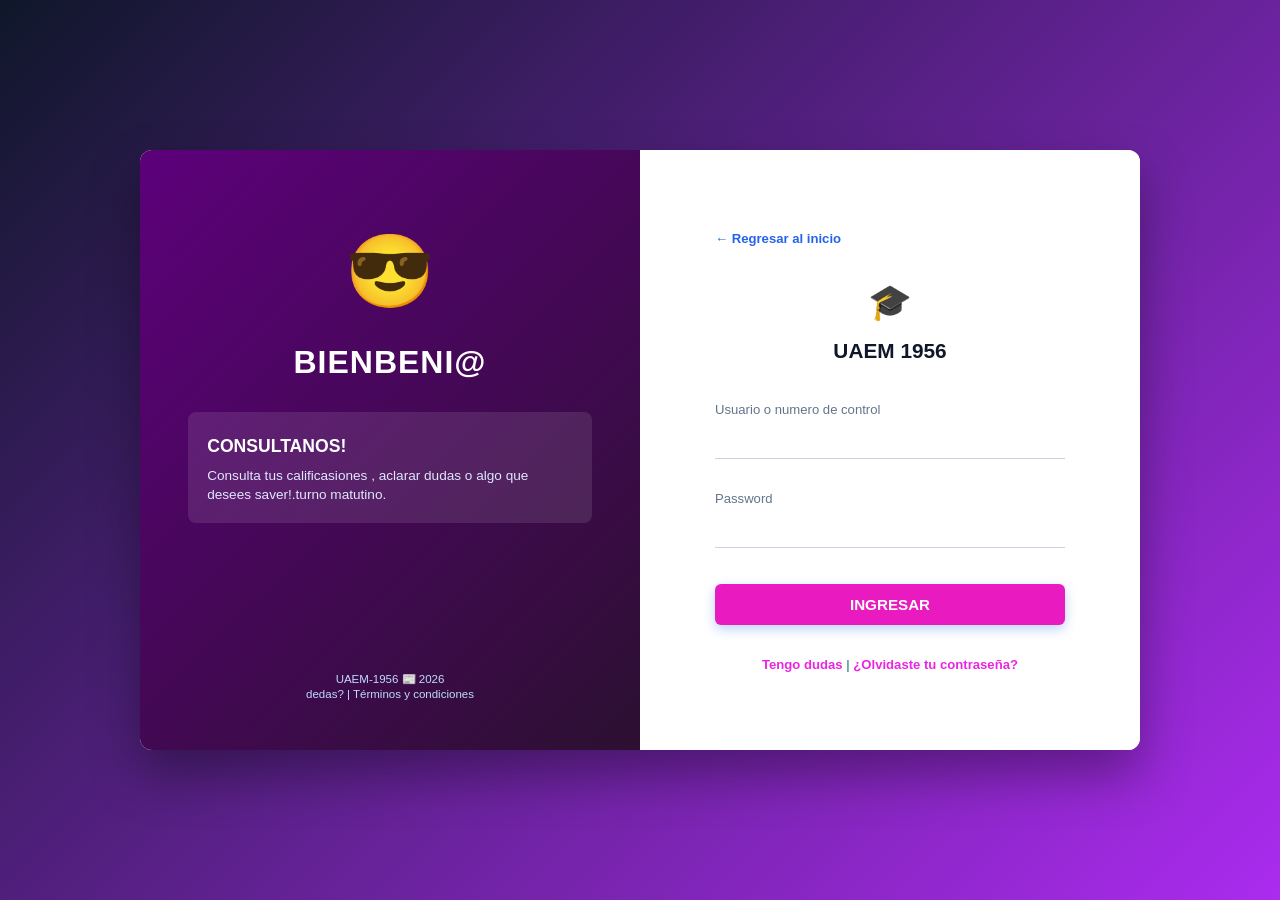
<file: login.html>
<!DOCTYPE html>
<html lang="es">
<head>
    <meta charset="UTF-8">
    <meta name="viewport" content="width=device-width, initial-scale=1.0">
    <title>Portal de Alumnos - UAEM-1956</title>
    <link rel="stylesheet" href="styles.css">
</head>
<body class="cbtis-login-body">

    <!-- Contenedor principal de dos columnas -->
    <div class="cbtis-login-container">

        <!-- LADO IZQUIERDO: Panel Azul con Bienvenida e Ilustración -->
        <div class="cbtis-left-panel">
            <div class="cbtis-left-content">
                
                <div class="cbtis-illustration-box">
                    <div class="cbtis-badge-icon">&#128526;</div>
                    <h2>BIENBENI@</h2>
                </div>

                <div class="cbtis-notices-box">
                    <h3>CONSULTANOS!</h3>
                    <p>Consulta tus calificasiones , aclarar dudas o algo que desees saver!.turno matutino.</p>
                </div>

                <div class="cbtis-slider-dots">
                    <span class="UAEM-dot active"></span>
                    <span class="UAEM-dot"></span>
                    <span class="UAEM-dot"></span>
                </div>
            </div>

            <div class="cbtis-left-footer">
                UAEM-1956 &#128240; 2026<br>
            <span>dedas? | Términos y condiciones</span>
            </div>
        </div>

        <!-- LADO DERECHO: Panel Blanco con el Formulario de Acceso -->
        <div class="cbtis-right-panel">
            <div class="cbtis-login-wrapper">
                
                <div class="login-back-container">
                    <a href="index.html" class="cbtis-back-link">← Regresar al inicio</a>
                </div>

                <div class="cbtis-logo-header">
                    <div class="login-logo-emoji">🎓</div>
                    <h1>UAEM <strong>1956</strong></h1>
                </div>

                <form id="form-login" action="#" method="POST">
                    
                    <div class="cbtis-input-group">
                        <label for="usuario">Usuario o numero de control</label>
                        <input type="text" id="usuario" name="usuario" required>
                    </div>

                    <div class="cbtis-input-group">
                        <label for="password">Password</label>
                        <input type="password" id="password" name="password" required>
                    </div>

                    <button type="submit" class="cbtis-btn-ingresar">INGRESAR</button>

                </form>

                <div class="cbtis-login-help">
                    <a href="#">Tengo dudas</a> | <a href="#">¿Olvidaste tu contraseña?</a>
                </div>

            </div>
        </div>

    </div>

    <script src="script.js"></script>
</body>
</html>
</file>
<file: styles.css>
/* ======================================================================
   ESTILOS GENERALES Y PORTADA - CBTis 166
   ====================================================================== */
*{
    box-sizing: border-box; /* Incluye bordes y rellenos en el ancho y alto total */
    margin: 0;              /* Elimina los márgenes predeterminados de la página */
    padding: 0;             /* Elimina los rellenos internos predeterminados */
}

body {
    font-family: 'Segoe UI', Tahoma, Geneva, Verdana, sans-serif; /* Tipografía principal limpia y moderna */
    color: #016d56;                 /* Color de texto base gris oscuro */
    background-color: #f8fafc;      /* Color de fondo general suave para el sitio */
    line-height: 1.6;               /* Espaciado de línea cómodo para la lectura */
}

/* --------------------------------------------------------------------
   BARRA SUPERIOR DE CONTACTO
   -------------------------------------------------------------------- */
.top-bar {
    background-color: #480370;              /* Fondo oscuro para la franja de contacto superior */
    color: #cbd5e1;                         /* Color de texto gris claro secundario */
    font-size: 0.82rem;                     /* Tamaño de fuente pequeño y sutil */
    padding: 0.5rem 2rem;                   /* Relleno interno superior/inferior y lateral */
    border-bottom: 1px solid rgba(255, 255, 255, 0.1); /* Línea divisoria inferior translúcida */
}

.top-bar-container {
    max-width: 1200px;     /* Ancho máximo estructurado para mantener simetría */
    margin: 0 auto;        /* Centra horizontalmente el contenedor */
    display: flex;         /* Activa el diseño flexible */
    justify-content: space-between; /* Distribuye el espacio entre los elementos internos */
    align-items: center;   /* Centra verticalmente los elementos */
}

.top-contacts {
    display: flex;         /* Distribuye los datos de contacto en fila horizontal */
    gap: 2rem;             /* Separación horizontal entre los elementos */
}

.top-item.whatsapp {
    color: #4ade80;        /* Color verde característico para destacar WhatsApp */
}

/* ======================================================================
   BARRA DE NAVEGACIÓN RESPONSIVA
   ====================================================================== */
.navbar {
    background-color: #ffffff; /* Fondo blanco sólido para el menú de navegación */
    border-bottom: 1px solid #e2e8f0; /* Borde inferior sutil */
    position: sticky;          /* Fija la barra en la parte superior al hacer scroll */
    top: 0;                    /* Posición de anclaje exacto en la parte superior */
    z-index: 1000;             /* Asegura que la barra esté siempre por encima de otros elementos */
    padding: 0.8rem 1.5rem;    /* Relleno interior de la barra de navegación */
}

.nav-container {
    max-width: 1200px;         /* Ancho máximo alineado con el resto del sitio */
    margin: 0 auto;            /* Centra el contenedor del menú */
    display: flex;             /* Modelo flexible */
    justify-content: space-between; /* Separa el logotipo de los enlaces del menú */
    align-items: center;       /* Alinea verticalmente al centro */
    flex-wrap: wrap;           /* Permite que los elementos bajen si falta espacio */
    gap: 1rem;                 /* Espaciado predeterminado */
}

.nav-brand {
    display: flex;             /* Contenedor flexible para la marca/logo */
    align-items: center;       /* Centra verticalmente el logotipo */
}

.brand-logo-img {
    height: 55px;              /* Altura fija estándar para el logotipo institucional */
    width: auto;               /* Ancho proporcional automático */
    object-fit: contain;       /* Evita deformaciones en la imagen */
    display: block;            /* Elimina espacios fantasma inferiores */
}

.nav-links {
    display: flex;             /* Organiza los enlaces de navegación en línea */
    align-items: center;       /* Centra verticalmente */
    gap: 1.5rem;               /* Espacio de separación entre cada opción del menú */
    flex-wrap: wrap;           /* Adaptable en pantallas chicas */
}

.nav-links a {
    text-decoration: none;     /* Quita el subrayado predeterminado de los enlaces */
    color: #475569;            /* Color de texto gris intermedio */
    font-weight: 600;          /* Seminegrita para mejor visibilidad */
    font-size: 0.9rem;         /* Tamaño de fuente adecuado */
    transition: color 0.2s;    /* Transición suave al cambiar de color */
}

.nav-links a:hover {
    color: #b625eb;            /* Cambia a azul corporativo al pasar el cursor */
}

.btn-nav-login {
    background-color: #6e1086; /* Fondo azul destacado para el botón de alumnos */
    color: white !important;   /* Texto blanco forzado */
    padding: 8px 16px;         /* Relleno interior del botón */
    border-radius: 6px;        /* Esquinas redondeadas */
    transition: background-color 0.2s; /* Transición suave en el color de fondo */
}

.btn-nav-login:hover {
    background-color: #a01dd8; /* Azul más oscuro al pasar el cursor */
}

@media (max-width: 600px) {
    .navbar {
        padding: 0.6rem 1rem;  /* Reduce el padding en pantallas móviles pequeñas */
    }
    .nav-container {
        justify-content: center; /* Centra los elementos del menú en móviles */
    }
    .nav-links {
        gap: 1rem;             /* Reduce el espacio entre enlaces */
        justify-content: center; /* Centra los enlaces */
    }
}

/* --------------------------------------------------------------------
   SECCIÓN HERO (DOS COLUMNAS CON COLLAGE)
   -------------------------------------------------------------------- */
.hero-section {
    background: linear-gradient(135deg, #0f172a 0%, #c722f1 100%); /* Fondo con degradado azul oscuro */
    color: white;              /* Texto general en blanco para alto contraste */
    padding: 5rem 2rem;        /* Relleno superior/inferior amplio y lateral */
    overflow: hidden;          /* Oculta desbordamientos */
}

.hero-container {
    max-width: 1200px;         /* Ancho máximo del contenedor principal */
    margin: 0 auto;            /* Centra el contenedor */
    display: grid;             /* Utiliza CSS Grid para organizar las columnas */
    grid-template-columns: 1.1fr 0.9fr; /* Texto ligeramente más ancho que el collage */
    gap: 3rem;                 /* Espacio de separación entre columnas */
    align-items: center;       /* Alinea verticalmente al centro */
}

@media (max-width: 900px) {
    .hero-container {
        grid-template-columns: 1fr; /* Cambia a una sola columna en pantallas medianas/móviles */
    }
}

.hero-tag {
    display: inline-block;     /* Permite aplicar padding y márgenes como bloque */
    background-color: rgba(139, 37, 235, 0.3); /* Fondo azul translúcido */
    border: 1px solid rgba(145, 82, 247, 0.4); /* Borde azul claro sutil */
    color: #93c5fd;            /* Texto azul claro brillante */
    padding: 6px 16px;         /* Relleno interior */
    border-radius: 20px;       /* Bordes redondeados estilo píldora */
    font-size: 0.85rem;        /* Tamaño de fuente compacto */
    font-weight: 600;          /* Seminegrita */
    text-transform: uppercase; /* Convierte el texto en mayúsculas */
    margin-bottom: 1.5rem;     /* Margen inferior */
}

.hero-text-side h1 {
    font-size: 2.8rem;         /* Tamaño de fuente grande para el título principal */
    font-weight: 800;          /* Grosor muy marcado */
    margin-bottom: 1rem;       /* Espacio inferior */
    letter-spacing: -0.5px;    /* Reduce ligeramente el espacio entre letras */
    line-height: 1.2;          /* Altura de línea compacta */
}

.hero-text-side p {
    font-size: 1.1rem;         /* Tamaño de fuente cómodo para la descripción */
    color: #cbd5e1;            /* Color gris claro legible */
    margin-bottom: 2rem;       /* Espacio inferior */
    line-height: 1.6;          /* Altura de línea legible */
}

.hero-cta-box {
    background: rgba(203, 60, 255, 0.747); /* Fondo oscuro semitransparente */
    border: 1px solid rgba(255, 255, 255, 0.1); /* Borde sutil translúcido */
    padding: 1.8rem;           /* Relleno interno */
    border-radius: 12px;       /* Bordes redondeados */
    backdrop-filter: blur(6px); /* Efecto de desenfoque de cristal esmerilado */
}

.btn-orange {
    display: inline-block;     /* Permite dimensiones en enlaces */
    background: linear-gradient(135deg, #f97316 0%, #ea0cbe 100%); /* Degradado naranja llamativo */
    color: white;              /* Texto blanco */
    padding: 14px 28px;        /* Relleno interior generoso */
    border-radius: 8px;        /* Bordes redondeados */
    text-decoration: none;     /* Quita subrayado */
    font-weight: 700;          /* Negrita */
    font-size: 1.05rem;        /* Tamaño destacado */
    box-shadow: 0 4px 15px rgba(249, 115, 22, 0.4); /* Sombra naranja difuminada */
    transition: transform 0.2s, box-shadow 0.2s; /* Transiciones suaves */
    margin-bottom: 1.2rem;     /* Espacio inferior */
}

.btn-orange:hover {
    transform: translateY(-2px); /* Eleva ligeramente el botón al pasar el cursor */
    box-shadow: 0 6px 20px rgba(249, 22, 219, 0.6); /* Aumenta intensidad de sombra */
}

.hero-benefits {
    display: flex;             /* Organiza los beneficios en línea flexible */
    flex-wrap: wrap;           /* Salto de línea automático */
    gap: 15px;                 /* Espacio entre beneficios */
    font-size: 0.9rem;         /* Tamaño estándar */
    color: #e2e8f0;            /* Gris claro */
    font-weight: 500;          /* Peso medio */
}

/* Estilos del Collage de Imágenes */
.image-collage {
    display: flex;             /* Organiza los elementos en columna */
    flex-direction: column;    /* Dirección vertical */
    gap: 15px;                 /* Espacio entre imágenes */
    background: rgba(255, 255, 255, 0.05); /* Fondo translúcido sutil */
    padding: 20px;             /* Relleno interior */
    border-radius: 20px;       /* Bordes redondeados del contenedor */
    border: 1px solid rgba(255, 255, 255, 0.1); /* Borde sutil */
}

.collage-main img {
    width: 100%;               /* Ancho completo */
    height: 240px;             /* Altura fija para la imagen principal */
    object-fit: cover;         /* Recorta proporcionalmente sin deformar */
    border-radius: 12px;       /* Bordes redondeados */
    box-shadow: 0 10px 25px rgba(0,0,0,0.3); /* Sombra de profundidad */
}

.collage-sub {
    display: grid;             /* Cuadrícula para las dos imágenes inferiores */
    grid-template-columns: 1fr 1fr; /* Dos columnas iguales */
    gap: 15px;                 /* Espacio entre las secundarias */
}

.collage-sub img {
    width: 100%;               /* Ancho completo */
    height: 140px;             /* Altura fija para secundarias */
    object-fit: cover;         /* Recorte proporcional */
    border-radius: 12px;       /* Bordes redondeados */
    box-shadow: 0 8px 20px rgba(0,0,0,0.3); /* Sombra de profundidad */
}

/* Clases específicas para el formulario de informes */
.hero-title-custom {
    font-size: 2.5rem;         /* Tamaño de título personalizado */
    margin-bottom: 1rem;       /* Margen inferior */
}

.hero-desc-custom {
    color: #cbd5e1;            /* Color secundario */
    font-size: 1rem;           /* Tamaño legible */
    margin-bottom: 1.5rem;     /* Margen inferior */
}

.hero-subtitle-custom {
    font-size: 0.95rem;        /* Subtítulo */
    font-weight: 600;          /* Seminegrita */
    color: #db93fd;            /* Azul claro */
    margin-bottom: 0.8rem;     /* Margen inferior */
}

.hero-benefits-column {
    display: flex;             /* Flexible vertical */
    flex-direction: column;    /* Apilado vertical */
    gap: 8px;                  /* Espaciado ajustado */
}

.cbtis-hero-form-card {
    background-color: #ffffff; /* Fondo blanco sólido para la tarjeta del formulario */
    padding: 2.2rem;           /* Relleno interno amplio */
    border-radius: 16px;       /* Bordes redondeados marcados */
    box-shadow: 0 20px 40px rgba(0, 0, 0, 0.25); /* Sombra elegante flotante */
    width: 100%;               /* Ancho completo disponible */
    max-width: 440px;          /* Ancho máximo de la tarjeta */
    margin: 0 auto;            /* Centrado horizontal */
}

.form-card-title {
    color: #0f172a;            /* Color oscuro */
    font-size: 1.25rem;        /* Mediano destacado */
    font-weight: 700;          /* Negrita */
    margin-bottom: 1rem;       /* Margen inferior */
    text-align: center;        /* Centrado */
}

.form-group-margin {
    margin-bottom: 1rem;       /* Espacio inferior estándar entre campos */
}

.form-control-input {
    width: 100%;               /* Ancho completo */
    border: 1px solid #cbd5e1; /* Borde gris claro */
    border-radius: 8px;        /* Bordes redondeados */
    padding: 10px 14px;        /* Relleno interior cómodo */
    font-size: 0.9rem;         /* Tamaño de letra interno */
    outline: none;             /* Sin borde de enfoque por defecto */
}

.form-control-select {
    width: 100%;               /* Ancho completo */
    border: 1px solid #cbd5e1; /* Borde gris claro */
    border-radius: 8px;        /* Bordes redondeados */
    padding: 10px 14px;        /* Relleno interior */
    font-size: 0.9rem;         /* Tamaño de fuente */
    background: #fff;          /* Fondo blanco */
    color: #dd10c8;            /* Color de texto de opciones */
    outline: none;             /* Quita contorno */
}

.form-date-label {
    font-size: 0.78rem;        /* Letra pequeña para etiquetas de fecha */
    color: #64748b;            /* Gris secundario */
    display: block;            /* Ocupa su propia línea */
    margin-bottom: 2px;        /* Margen inferior mínimo */
}

.form-control-date {
    width: 100%;               /* Ancho completo */
    border: 1px solid #cbd5e1; /* Borde gris */
    border-radius: 8px;        /* Bordes redondeados */
    padding: 8px 14px;         /* Relleno interior */
    font-size: 0.9rem;         /* Tamaño de fuente */
    color: #334155;            /* Color de texto interno */
    outline: none;             /* Quita contorno */
}

.form-control-textarea {
    width: 100%;               /* Ancho completo */
    border: 1px solid #cbd5e1; /* Borde gris */
    border-radius: 8px;        /* Bordes redondeados */
    padding: 10px 14px;        /* Relleno interior */
    font-size: 0.9rem;         /* Tamaño de fuente */
    outline: none;             /* Quita contorno */
    font-family: inherit;      /* Hereda tipografía general */
}

/* ======================================================================
   CORRECCIÓN DEFINITIVA PARA LA CASILLA Y EL TEXTO DE ACEPTAR TÉRMINOS
   ====================================================================== */
.form-group-checkbox {
    margin-bottom: 1.2rem;     /* Espacio inferior */
    display: flex;             /* Contenedor flexible */
    flex-direction: row !important; /* Fuerza dirección horizontal estricta */
    align-items: flex-start !important; /* Alinea arriba */
    justify-content: flex-start !important; /* Alinea a la izquierda */
    gap: 10px;                 /* Espacio horizontal entre cuadro y texto */
    text-align: left;          /* Alineación izquierda */
    width: 100%;               /* Ancho completo */
}

.form-checkbox-input {
    width: 18px !important;    /* Ancho fijo forzado para el checkbox */
    height: 18px !important;   /* Alto fijo forzado */
    min-width: 18px;           /* Evita compresión */
    cursor: pointer;           /* Cambia cursor a mano */
    margin-top: 2px;           /* Ajuste vertical fino con la primera línea */
    flex-shrink: 0;            /* Impide deformación */
    appearance: auto;          /* Restaura el comportamiento visual nativo */
    -webkit-appearance: checkbox; /* Compatibilidad WebKit */
}

.form-checkbox-label {
    font-size: 0.78rem !important; /* Letra pequeña legible para textos legales */
    color: #475569 !important;     /* Gris oscuro */
    line-height: 1.35 !important;  /* Altura de línea compacta */
    cursor: pointer;               /* Cursor interactivo */
    display: inline-block !important; /* Comportamiento en línea */
    width: auto !important;        /* Ancho automático */
    flex: 1;                       /* Ocupa el resto del espacio disponible */
}

.form-submit-btn {
    background-color: #2f0053;     /* Fondo azul intenso para el botón enviar */
    width: 100%;                   /* Ancho completo */
    border-radius: 8px;            /* Bordes redondeados */
    padding: 12px;                 /* Relleno interior */
    font-weight: 700;              /* Negrita */
    color: white;                  /* Texto blanco */
    border: none;                  /* Sin bordes */
    cursor: pointer;               /* Cursor de mano */
    transition: background 0.2s;   /* Transición suave */
}

.cbtis-hero-form-card input:focus, 
.cbtis-hero-form-card select:focus, 
.cbtis-hero-form-card textarea:focus {
    border-color: #c232f2 !important; /* Cambia el borde a azul brillante al enfocar */
    box-shadow: 0 0 0 3px rgba(193, 41, 239, 0.15); /* Brillo sutil alrededor */
}

/* ======================================================================
   ESTILOS DE OFERTA EDUCATIVA CON IMÁGENES
   ====================================================================== */
.careers-section {
    padding: 5rem 2rem;            /* Espaciado superior/inferior */
    background-color: #f8fafc;     /* Fondo claro */
}

.section-container {
    max-width: 1200px;             /* Ancho máximo centrado */
    margin: 0 auto;                /* Centrado horizontal */
}

.section-header {
    text-align: center;            /* Centrado de títulos de sección */
    margin-bottom: 3.5rem;         /* Espacio inferior */
}

.section-header h2 {
    font-size: 2.2rem;             /* Título grande */
    color: #0f172a;                /* Color oscuro */
    margin-bottom: 0.5rem;         /* Espacio con subtítulo */
}

.section-header p {
    color: #64748b;                /* Gris secundario */
    font-size: 1.05rem;            /* Tamaño legible */
}

.careers-grid {
    display: grid;                 /* Cuadrícula CSS adaptable */
    grid-template-columns: repeat(auto-fit, minmax(260px, 1fr)); /* Columnas responsivas */
    gap: 2rem;                     /* Espacio entre tarjetas */
}

.career-card {
    background-color: #ffffff;     /* Fondo blanco */
    border: 1px solid #e2e8f0;     /* Borde sutil */
    border-radius: 12px;           /* Esquinas redondeadas */
    overflow: hidden;              /* Oculta desbordamientos internos */
    box-shadow: 0 4px 6px rgba(0, 0, 0, 0.02); /* Sombra ligera */
    transition: transform 0.2s ease, box-shadow 0.2s ease; /* Transiciones suaves */
}

.career-card:hover {
    transform: translateY(-5px);   /* Eleva la tarjeta al pasar el cursor */
    box-shadow: 0 15px 30px rgba(0, 0, 0, 0.08); /* Acentúa la sombra */
    border-color: #cbd5e1;         /* Oscurece borde */
}

.career-img-container {
    width: 100%;                   /* Ancho completo */
    height: 160px;                 /* Altura fija de imagen */
    overflow: hidden;              /* Oculta desbordamientos */
}

.career-img-container img {
    width: 100%;                   /* Ancho adaptado */
    height: 100%;                  /* Alto adaptado */
    object-fit: cover;             /* Recorte proporcional */
    transition: transform 0.3s ease; /* Transición para zoom */
}

.career-card:hover .career-img-container img {
    transform: scale(1.05);        /* Efecto zoom in en imagen al hacer hover */
}

.career-content {
    padding: 1.8rem;               /* Relleno interno de textos */
}

.career-content h3 {
    font-size: 1.15rem;            /* Tamaño de título */
    color: #0f172a;                /* Color oscuro */
    margin-bottom: 0.8rem;         /* Espacio inferior */
    font-weight: 700;              /* Negrita */
}

.career-content p {
    color: #64748b;                /* Gris descriptivo */
    font-size: 0.9rem;             /* Tamaño estándar */
    line-height: 1.5;              /* Altura de línea */
}

/* ======================================================================
   ESTILOS DEL PIE DE PÁGINA (FOOTER CON REDES SOCIALES)
   ====================================================================== */
.footer {
    background-color: #0b1120;     /* Fondo oscuro institucional */
    color: #94a3b8;                /* Texto gris claro */
    padding: 2.5rem 2rem;          /* Relleno interior */
    border-top: 1px solid rgba(255, 255, 255, 0.05); /* Línea superior sutil */
}

.footer-container {
    max-width: 1200px;             /* Ancho máximo alineado */
    margin: 0 auto;                /* Centrado horizontal */
    display: flex;                 /* Distribución flexible */
    justify-content: space-between; /* Separa créditos de redes */
    align-items: center;           /* Centrado vertical */
    flex-wrap: wrap;               /* Adaptable */
    gap: 1.5rem;                   /* Espacio entre elementos */
}

.footer-info p {
    font-size: 0.9rem;             /* Tamaño estándar */
    color: #cbd5e1;                /* Color legible */
    margin-bottom: 0.3rem;         /* Espacio mínimo */
}

.footer-author {
    font-size: 0.82rem;            /* Letra pequeña para autor */
    color: #64748b;                /* Gris sutil */
}

.footer-socials {
    display: flex;                 /* Iconos en línea */
    gap: 12px;                     /* Espacio entre iconos */
}

.social-icon {
    width: 38px;                   /* Ancho fijo circular */
    height: 38px;                  /* Alto fijo circular */
    background: rgba(255, 255, 255, 0.08); /* Fondo translúcido */
    border: 1px solid rgba(255, 255, 255, 0.12); /* Borde sutil */
    color: #ffffff;                /* Icono blanco */
    border-radius: 50%;            /* Círculo perfecto */
    display: flex;                 /* Centrado interno */
    align-items: center;           /* Centrado vertical */
    justify-content: center;       /* Centrado horizontal */
    text-decoration: none;         /* Sin subrayado */
    font-weight: 700;              /* Negrita */
    font-size: 0.95rem;            /* Tamaño del símbolo */
    transition: background 0.2s, transform 0.2s, border-color 0.2s; /* Transiciones */
}

.social-icon:hover {
    background: #d62fef;           /* Azul corporativo al pasar cursor */
    border-color: #630383;         /* Borde azul */
    transform: translateY(-3px);   /* Eleva sutilmente el icono */
}

@media (max-width: 768px) {
    .footer-container {
        flex-direction: column;    /* Columna en tablets y móviles */
        text-align: center;        /* Centra textos del footer */
    }
    .footer-socials {
        justify-content: center;   /* Centra iconos sociales */
    }
}

/* ======================================================================
   ESTILOS DE LOGIN EN PANTALLA PARTIDA - CBTis 166
   ====================================================================== */
.cbtis-login-body {
    margin: 0;                     /* Sin márgenes */
    padding: 0;                    /* Sin padding */
    font-family: 'Segoe UI', Tahoma, Geneva, Verdana, sans-serif; /* Tipografía general */
    background: linear-gradient(135deg, #0f172a 0%, #ab2bef 100%); /* Fondo degradado */
    min-height: 100vh;             /* Altura mínima de pantalla completa */
    display: flex;                 /* Centrado flexible */
    justify-content: center;       /* Centrado horizontal */
    align-items: center;           /* Centrado vertical */
}

.cbtis-login-container {
    width: 100%;                   /* Ancho completo */
    max-width: 1000px;             /* Ancho máximo de la tarjeta de login */
    height: 600px;                 /* Altura fija estándar */
    background-color: #ffffff;     /* Fondo blanco */
    border-radius: 12px;           /* Bordes redondeados */
    box-shadow: 0 25px 50px rgba(0, 0, 0, 0.35); /* Sombra pronunciada */
    display: grid;                 /* Pantalla dividida en cuadrícula */
    grid-template-columns: 1fr 1fr; /* Dos columnas iguales (panel izquierdo y derecho) */
    overflow: hidden;              /* Oculta desbordamientos */
    margin: 2rem;                  /* Margen exterior */
}

@media (max-width: 850px) {
    .cbtis-login-container {
        grid-template-columns: 1fr; /* Una sola columna en dispositivos menores */
        height: auto;               /* Altura automática */
    }
    .cbtis-left-panel {
        display: none;              /* Oculta el panel izquierdo decorativo en móviles */
    }
}

.cbtis-left-panel {
    background: linear-gradient(135deg, #5d007b 0%, #2c1031 100%); /* Degradado oscuro */
    color: white;                  /* Texto blanco */
    padding: 3rem;                 /* Relleno interno */
    display: flex;                 /* Diseño flexible */
    flex-direction: column;        /* Apilado vertical */
    justify-content: space-between; /* Distribuye espacio superior e inferior */
}

.cbtis-illustration-box {
    text-align: center;            /* Centrado */
    margin-top: 1rem;              /* Margen superior */
}

.cbtis-badge-icon {
    font-size: 4.5rem;             /* Tamaño grande para icono/emoji */
    margin-bottom: 0.5rem;         /* Margen inferior */
}

.cbtis-illustration-box h2 {
    font-size: 2rem;               /* Título grande */
    font-weight: 800;              /* Negrita fuerte */
    letter-spacing: 1px;           /* Espaciado entre letras */
}

.cbtis-notices-box {
    background: rgba(255, 255, 255, 0.1); /* Caja translúcida de avisos */
    padding: 1.2rem;               /* Relleno interno */
    border-radius: 8px;            /* Bordes redondeados */
    margin-top: 1.5rem;            /* Margen superior */
}

.cbtis-notices-box h3 {
    font-size: 1.1rem;             /* Título de aviso */
    margin-bottom: 0.4rem;         /* Margen inferior */
}

.cbtis-notices-box p {
    font-size: 0.85rem;            /* Texto pequeño */
    color: #e0e7ff;                /* Azul claro tenue */
    line-height: 1.4;              /* Altura de línea */
}

.cbtis-slider-dots {
    display: flex;                 /* Indicadores de slider en fila */
    justify-content: center;       /* Centrados */
    gap: 8px;                      /* Espacio entre puntos */
    margin-top: 1.5rem;            /* Margen superior */
}

.cbtis-dot {
    width: 8px;                    /* Ancho de punto inactivo */
    height: 8px;                   /* Alto de punto inactivo */
    background-color: rgba(255, 255, 255, 0.4); /* Translúcido */
    border-radius: 50%;            /* Circular */
}

.cbtis-dot.active {
    background-color: #ffffff;     /* Blanco sólido para punto activo */
    width: 24px;                   /* Más ancho simulando barra activa */
    border-radius: 4px;            /* Bordes redondeados */
}

.cbtis-left-footer {
    font-size: 0.72rem;            /* Letra pequeña institucional */
    color: #bfdbfe;                /* Azul muy claro */
    text-align: center;            /* Centrado */
    line-height: 1.3;              /* Altura de línea */
}

.cbtis-right-panel {
    background-color: #ffffff;     /* Panel derecho blanco para el formulario de login */
    padding: 3rem 3.5rem;          /* Relleno interno amplio */
    display: flex;                 /* Flexible */
    flex-direction: column;        /* Vertical */
    justify-content: center;       /* Centrado vertical */
}

.cbtis-login-wrapper {
    width: 100%;                   /* Ancho completo */
    max-width: 350px;              /* Ancho máximo del contenedor de login */
    margin: 0 auto;                /* Centrado horizontal */
}

.login-back-container {
    margin-bottom: 1.5rem;         /* Margen inferior */
}

.cbtis-back-link {
    color: #2563eb;                /* Enlace azul */
    font-size: 0.82rem;            /* Tamaño pequeño */
    text-decoration: none;         /* Sin subrayado */
    font-weight: 600;              /* Seminegrita */
}

.cbtis-back-link:hover {
    text-decoration: underline;    /* Subraya al pasar cursor */
}

.cbtis-logo-header {
    text-align: center;            /* Centrado */
    margin-bottom: 2rem;           /* Margen inferior */
}

.login-logo-emoji {
    font-size: 2.2rem;             /* Emoji grande */
    margin-bottom: 0.2rem;         /* Margen inferior */
}

.cbtis-logo-header h1 {
    font-size: 1.3rem;             /* Tamaño título */
    color: #0f172a;                /* Oscuro */
    font-weight: 700;              /* Negrita */
}

.cbtis-logo-header h1 span {
    color: #eb25c0;                /* Acento en azul */
}

.cbtis-input-group {
    margin-bottom: 1.8rem;         /* Espacio inferior */
    position: relative;            /* Posicionamiento relativo */
}

.cbtis-input-group label {
    display: block;                /* Ocupa su línea */
    font-size: 0.82rem;            /* Pequeño */
    color: #64748b;                /* Gris */
    margin-bottom: 0.3rem;         /* Margen inferior */
    font-weight: 500;              /* Medio */
}

.cbtis-input-group input {
    width: 100%;                   /* Ancho completo */
    border: none;                  /* Sin borde completo */
    border-bottom: 1px solid #cbd5e1; /* Borde inferior estilo material design */
    padding: 8px 0;                /* Relleno */
    font-size: 0.95rem;            /* Tamaño de fuente */
    color: #0f172a;                /* Oscuro */
    background: transparent;       /* Fondo transparente */
    outline: none;                 /* Sin contorno */
    transition: border-color 0.2s; /* Transición suave */
}

.cbtis-input-group input:focus {
    border-bottom: 2px solid #8f25eb; /* Cambia a borde inferior azul grueso al enfocar */
}

.cbtis-btn-ingresar {
    width: 100%;                   /* Ancho completo */
    background-color: #e91abf;     /* Azul corporativo */
    color: white;                  /* Texto blanco */
    border: none;                  /* Sin bordes */
    padding: 12px;                 /* Relleno */
    border-radius: 6px;            /* Esquinas redondeadas */
    font-weight: 700;              /* Negrita */
    font-size: 0.95rem;            /* Tamaño */
    cursor: pointer;               /* Mano interactiva */
    box-shadow: 0 4px 12px rgba(37, 99, 235, 0.3); /* Sombra azul */
    transition: background-color 0.2s, transform 0.1s; /* Transiciones */
    margin-top: 0.5rem;            /* Margen superior */
}

.cbtis-btn-ingresar:hover {
    background-color: #2c013c;     /* Azul más oscuro al pasar cursor */
}

.cbtis-login-help {
    text-align: center;            /* Centrado */
    margin-top: 1.8rem;            /* Margen superior */
    font-size: 0.82rem;            /* Pequeño */
}

.cbtis-login-help a {
    color: #eb25e1;                /* Azul */
    text-decoration: none;         /* Sin subrayado */
    font-weight: 600;              /* Seminegrita */
}

.cbtis-login-help a:hover {
    text-decoration: underline;    /* Subraya al pasar cursor */
}

/* ======================================================================
   ESTILOS Y RECORRIDO DE DOCENTES
   ====================================================================== */
.teachers-section {
    background: linear-gradient(135deg, #0f172a 0%, #932ccf 100%); /* Fondo degradado oscuro */
    color: white;                  /* Texto blanco */
    padding: 4rem 1.5rem;          /* Relleno superior/inferior y lateral */
}

.teachers-container {
    max-width: 1200px;             /* Ancho máximo centrado */
    margin: 0 auto;                /* Centrado horizontal */
}

.teachers-header {
    display: flex;                 /* Flexible */
    justify-content: space-between; /* Separa título de botones */
    align-items: flex-end;         /* Alineación inferior */
    margin-bottom: 2.5rem;         /* Margen inferior */
    flex-wrap: wrap;               /* Adaptable */
    gap: 1.5rem;                   /* Espacio entre elementos */
}

.teachers-tag {
    display: inline-block;         /* Bloque en línea */
    color: #fd93d1;                /* Azul claro */
    font-size: 0.82rem;            /* Pequeño */
    font-weight: 700;              /* Negrita */
    text-transform: uppercase;     /* Mayúsculas */
    margin-bottom: 0.6rem;         /* Margen inferior */
    letter-spacing: 0.5px;         /* Espaciado de letras */
}

.convenience-tag-custom {
    color: #400156;                /* Azul específico para convenios */
}

.teachers-header h2 {
    font-size: 2.2rem;             /* Título grande */
    font-weight: 800;              /* Negrita fuerte */
    margin-bottom: 0.6rem;         /* Margen inferior */
    letter-spacing: -0.5px;        /* Espaciado ajustado */
}

.teachers-header p {
    color: #cbd5e1;                /* Gris claro */
    font-size: 1rem;               /* Estándar */
    max-width: 700px;              /* Ancho máximo para lectura cómoda */
    line-height: 1.6;              /* Altura de línea */
}

.teachers-nav-buttons {
    display: flex;                 /* Botones en línea */
    gap: 10px;                     /* Espaciado entre flechas */
}

.nav-btn {
    width: 42px;                   /* Ancho fijo circular */
    height: 42px;                  /* Alto fijo circular */
    background: rgba(255, 255, 255, 0.1); /* Translúcido */
    border: 1px solid rgba(255, 255, 255, 0.2); /* Borde translúcido */
    color: white;                  /* Símbolo blanco */
    border-radius: 50%;            /* Circular */
    font-size: 1.4rem;             /* Tamaño de flecha */
    cursor: pointer;               /* Mano interactiva */
    display: flex;                 /* Centrado interno */
    align-items: center;           /* Centrado vertical */
    justify-content: center;       /* Centrado horizontal */
    transition: background 0.2s, transform 0.1s; /* Transiciones */
}

.nav-btn:hover {
    background: rgba(255, 255, 255, 0.25); /* Aclara al pasar cursor */
    transform: scale(1.05);        /* Ligero zoom */
}

.teachers-grid {
    display: flex;                 /* Carrusel horizontal flexible */
    gap: 1.5rem;                   /* Espacio entre tarjetas de profesores */
    overflow-x: auto;              /* Permite scroll horizontal */
    scroll-behavior: smooth;       /* Movimiento fluido al usar botones */
    padding-bottom: 1rem;          /* Relleno inferior */
    scrollbar-width: none;         /* Oculta barra de desplazamiento en Firefox */
}

.teachers-grid::-webkit-scrollbar {
    display: none;                 /* Oculta barra de desplazamiento en Chrome/Safari */
}

.teacher-card {
    flex: 0 0 calc(25% - 1.15rem); /* Ancho fijo exacto para mostrar 4 tarjetas en pantallas grandes */
    background: #1e293b;           /* Fondo gris oscuro azulado */
    border-radius: 16px;           /* Bordes redondeados */
    overflow: hidden;              /* Oculta desbordamientos */
    border: 1px solid rgba(255, 255, 255, 0.1); /* Borde sutil */
    transition: transform 0.2s ease, box-shadow 0.2s ease; /* Transiciones */
}

@media (max-width: 1024px) {
    .teacher-card {
        flex: 0 0 calc(43% - 0.75rem); /* Ajusta para mostrar 2 tarjetas en tablets */
    }
}

@media (max-width: 650px) {
    .teacher-card {
        flex: 0 0 82%;             /* Ajusta para mostrar una tarjeta grande en móviles */
    }
}

.teacher-card:hover {
    transform: translateY(-5px);   /* Eleva la tarjeta al pasar el cursor */
    box-shadow: 0 15px 30px rgba(0, 0, 0, 0.4); /* Sombra oscura profunda */
}

.teacher-card img {
    width: 100%;                   /* Ancho completo */
    height: 240px;                 /* Altura fija de la foto del docente */
    object-fit: cover;             /* Recorte proporcional */
    object-position: top;          /* Enfoca la parte superior (rostro) de la foto */
}

.teacher-info {
    padding: 1.5rem;               /* Relleno interior para los datos del profesor */
    background: linear-gradient(180deg, rgba(30, 41, 59, 0.9) 0%, rgba(15, 23, 42, 0.95) 100%); /* Degradado interno */
}

.teacher-info h3 {
    font-size: 1.1rem;             /* Nombre del profesor */
    font-weight: 700;              /* Negrita */
    color: white;                  /* Blanco */
    margin-bottom: 0.4rem;         /* Margen inferior */
}

.teacher-info p {
    font-size: 0.85rem;            /* Descripción de especialidad */
    color: #94a3b8;                /* Gris claro */
    line-height: 1.4;              /* Altura de línea */
}

/* ======================================================================
   ESTILOS DE CONVENIOS EN DOBLE LÍNEA (MARQUESINAS INFINITAS)
   ====================================================================== */
.convenios-section {
    padding: 5rem 0;               /* Relleno superior e inferior */
    background-color: #ffffff;     /* Fondo blanco */
    overflow: hidden;              /* Oculta desbordamientos laterales */
    border-top: 1px solid #e2e8f0; /* Borde superior sutil */
    border-bottom: 1px solid #e2e8f0; /* Borde inferior sutil */
}

.convenios-container {
    max-width: 1200px;             /* Ancho máximo centrado */
    margin: 0 auto;                /* Centrado horizontal */
    padding: 0 2rem;               /* Relleno lateral */
}

.marquee-wrapper {
    position: relative;            /* Posicionamiento relativo para la marquesina */
    width: 100%;                   /* Ancho completo */
    overflow: hidden;              /* Oculta tarjetas fuera de pantalla */
    mask-image: linear-gradient(to right, transparent, black 10%, black 90%, transparent); /* Desvanece los bordes izquierdo y derecho */
    -webkit-mask-image: linear-gradient(to right, transparent, black 10%, black 90%, transparent); /* Soporte WebKit para desvanecimiento */
}

.marquee-wrapper-spacing {
    margin-top: 1.5rem;            /* Separación entre la primera y segunda línea de convenios */
}

.marquee-track {
    display: flex;                 /* Elementos en línea horizontal continua */
    gap: 1.5rem;                   /* Espacio entre tarjetas de marcas */
    width: max-content;            /* Ancho automático basado en el contenido total */
}

.marquee-wrapper:hover .marquee-track {
    animation-play-state: paused !important; /* Pausa el movimiento al pasar el cursor sobre las marcas */
}

.marquee-track-top {
    animation: scrollLeft 35s linear infinite; /* Animación continua hacia la izquierda */
}

.marquee-track-bottom {
    animation: scrollRight 35s linear infinite; /* Animación continua hacia la derecha (inversa) */
}

@keyframes scrollLeft {
    0% { transform: translateX(0); }         /* Inicia en posición original */
    100% { transform: translateX(-50%); }    /* Desplaza exactamente la mitad (el grupo original) para crear bucle infinito */
}

@keyframes scrollRight {
    0% { transform: translateX(-50%); }      /* Inicia desplazado a la mitad */
    100% { transform: translateX(0); }       /* Regresa a la posición inicial creando bucle fluido */
}

.convenio-card {
    background: #f8fafc;           /* Fondo gris muy claro para cada tarjeta de empresa */
    border: 1px solid #e2e8f0;     /* Borde gris sutil */
    padding: 1.2rem 2rem;          /* Relleno interior generoso */
    border-radius: 12px;           /* Bordes redondeados */
    font-weight: 600;              /* Seminegrita */
    font-size: 1rem;               /* Tamaño estándar */
    color: #334155;                /* Color de texto gris oscuro */
    white-space: nowrap;           /* Impide que el texto de la marca haga salto de línea */
    box-shadow: 0 4px 6px rgba(0, 0, 0, 0.01); /* Sombra muy tenue */
    transition: transform 0.2s ease, border-color 0.2s ease, background-color 0.2s ease; /* Transiciones suaves */
    display: flex;                 /* Flexible */
    align-items: center;           /* Centrado vertical */
    justify-content: center;       /* Centrado horizontal */
    min-width: 190px;              /* Ancho mínimo uniforme para todas las tarjetas */
}

.convenio-card:hover {
    transform: translateY(-3px);   /* Eleva la tarjeta de convenio al pasar el cursor */
    border-color: #36025e;         /* Cambia el borde a azul corporativo */
    background-color: #ffffff;     /* Fondo blanco puro */
    color: #934bc0;                /* Texto azul corporativo */
    box-shadow: 0 10px 20px rgba(37, 99, 235, 0.08); /* Sombra azulada elegante */
}
</file>
